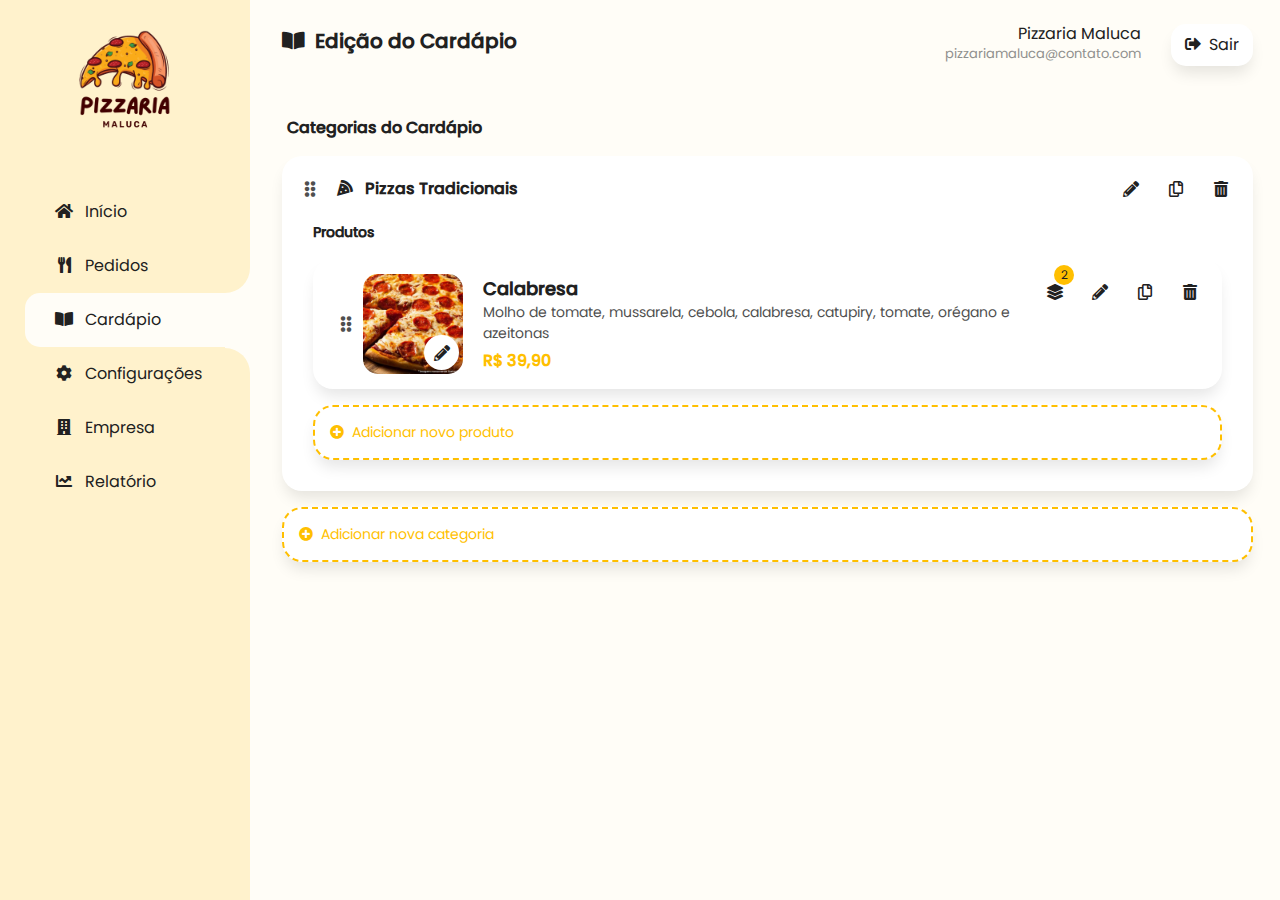
<file: painel/cardapio.html>
<!DOCTYPE html>
<html lang="en">
<head>
    <meta charset="UTF-8">
    <meta name="viewport" content="width=device-width, initial-scale=1.0">
    <title>Painel - Pizzaria Maluca</title>

    <link rel="stylesheet" href="../css/bootstrap.min.css" />
    <link rel="stylesheet" href="../css/fontawesome.css" />
    <link rel="stylesheet" href="../css/animate.css" />
    <link rel="stylesheet" href="../css/main.css" />
    <link rel="stylesheet" href="./css/painel.css" />

</head>
<body>

    <section class="bg-menu">

        <div class="menu-left">

            <div class="logo">
                <img src="../img/logo.png" width="100" />
            </div>

            <div class="menus">

                <a href="./home.html" class="menu-item">
                    <i class="fas fa-home"></i> Início
                </a>

                <a href="./pedidos.html" class="menu-item">
                    <i class="fas fa-utensils"></i> Pedidos
                </a>

                <a href="./cardapio.html" class="menu-item active">
                    <i class="fas fa-book-open"></i> Cardápio
                </a>

                <a href="./configuracoes.html" class="menu-item">
                    <i class="fas fa-cog"></i> Configurações
                </a>

                <a href="./empresa.html" class="menu-item">
                    <i class="fas fa-building"></i> Empresa
                </a>

                <a href="./relatorio.html" class="menu-item">
                    <i class="fas fa-chart-line"></i> Relatório
                </a>

            </div>

        </div>

        <div class="conteudo">

            <div class="menu-top">
                <div class="container">
                    <div class="row">
                        <div class="col-12 d-flex align-items-center mt-4">

                            <h1 class="title-page">
                                <b>
                                    <i class="fas fa-book-open"></i>&nbsp; Edição do Cardápio
                                </b>
                            </h1>

                            <div class="container-right">
                                <div class="container-dados">
                                    <p>Pizzaria Maluca</p>
                                    <span>pizzariamaluca@contato.com</span>
                                </div>
                                <a href="#" class="btn btn-white btn-sm">
                                    <i class="fas fa-sign-out-alt"></i>&nbsp; Sair
                                </a>
                            </div>

                        </div>
                    </div>
                </div>
            </div>

            <div class="conteudo-inner">
                <div class="container">
                    <div class="row">

                        <div class="col-12" id="categorias">

                            <div class="container-group mb-5">

                                <p class="title-categoria mb-0"><b>Categorias do Cardápio</b></p>

                                <div class="accordion" id="categoriasMenu">

                                    <div class="card mt-3">

                                        <div class="card-drag" id="headingOne">

                                            <div class="drag-icon">
                                                <i class="fas fa-ellipsis-v"></i>
                                                <i class="fas fa-ellipsis-v"></i>
                                            </div>

                                            <div class="infos">
                                                <a href="#" class="name mb-0" data-bs-toggle="collapse" data-bs-target="#collapseOne" aria-expanded="true" aria-controls="collapseOne">
                                                    <span class="me-2"><i class="fas fa-pizza-slice"></i></span>
                                                    <b>Pizzas Tradicionais</b>
                                                </a>
                                            </div>

                                            <div class="actions">
                                                <a href="#" class="icon-action">
                                                    <i class="fas fa-pencil-alt"></i>
                                                </a>
                                                <a href="#" class="icon-action">
                                                    <i class="far fa-copy"></i>
                                                </a>
                                                <a href="#" class="icon-action">
                                                    <i class="fas fa-trash-alt"></i>
                                                </a>
                                            </div>

                                        </div>

                                        <div id="collapseOne" class="collapse show" data-parent="#categoriasMenu">
                                            <div class="card-body">

                                                <p class="title-produtos mb-0"><b>Produtos</b></p>

                                                <div class="lista-produtos" id="listaProdutos-one">

                                                    <div class="card mt-3 pl-0">
                                                        <div class="d-flex">
                                                            <div class="drag-icon-produto">
                                                                <i class="fas fa-ellipsis-v"></i>
                                                                <i class="fas fa-ellipsis-v"></i>
                                                            </div>
                                                            <div class="container-img-produto" style="background-image: url('../img/calabresa.jpg'); background-size: cover;">
                                                                <a href="#" class="icon-action me-1 mb-1">
                                                                    <i class="fas fa-pencil-alt"></i>
                                                                </a>
                                                            </div>
                                                            <div class="infos-produto">
                                                                <p class="name"><b>Calabresa</b></p>
                                                                <p class="description">Molho de tomate, mussarela, cebola, calabresa, catupiry, tomate, orégano e azeitonas</p>
                                                                <p class="price"><b>R$ 39,90</b></p>
                                                            </div>
                                                            <div class="actions">
                                                                <a href="#" class="icon-action">
                                                                    <span class="badge-adicionais">2</span>
                                                                    <i class="fas fa-layer-group"></i>
                                                                </a>
                                                                <a href="#" class="icon-action">
                                                                    <i class="fas fa-pencil-alt"></i>
                                                                </a>
                                                                <a href="#" class="icon-action">
                                                                    <i class="far fa-copy"></i>
                                                                </a>
                                                                <a href="#" class="icon-action">
                                                                    <i class="fas fa-trash-alt"></i>
                                                                </a>
                                                            </div>
                                                        </div>
                                                    </div>

                                                </div>

                                                <div class="card card-select mt-3">
                                                    <div class="infos-produto-opcional">
                                                        <p class="mb-0 color-primary">
                                                            <i class="fas fa-plus-circle"></i>&nbsp; Adicionar novo produto
                                                        </p>
                                                    </div>
                                                </div>

                                            </div>
                                        </div>

                                    </div>

                                </div>

                                <div class="card card-select mt-3">
                                    <div class="infos-produto-opcional">
                                        <p class="mb-0 color-primary">
                                            <i class="fas fa-plus-circle"></i>&nbsp; Adicionar nova categoria
                                        </p>
                                    </div>
                                </div>

                            </div>

                        </div>
                        
                    </div>
                </div>       
            </div>

        </div>

    </section>

    <script type="text/javascript" src="../js/jquery.min.js"></script>
    <script type="text/javascript" src="../js/jquery-ui.js"></script>
    <script type="text/javascript" src="../js/bootstrap.bundle.min.js"></script>

</body>
</html>
</file>
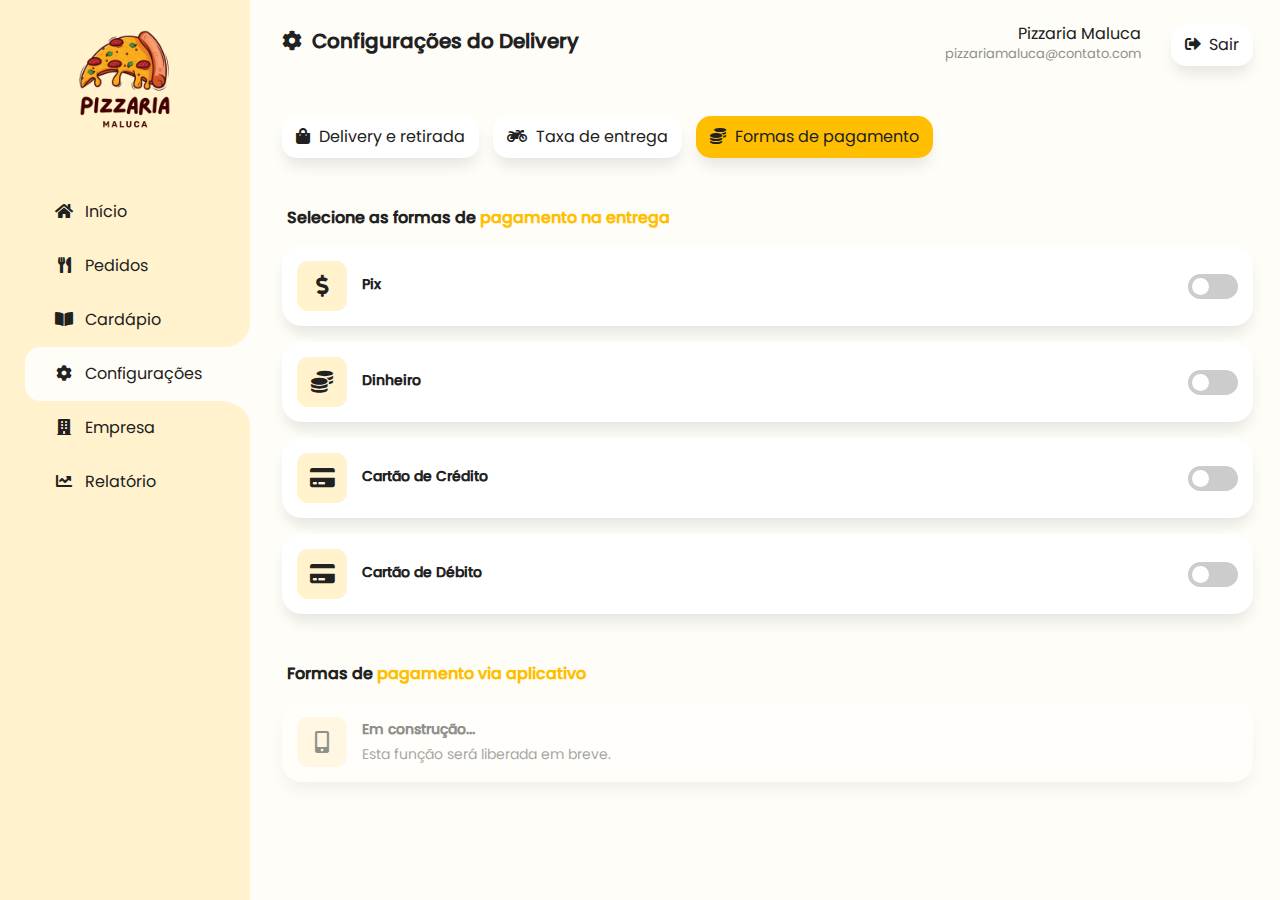
<file: painel/configuracoes.html>
<!DOCTYPE html>
<html lang="en">
<head>
    <meta charset="UTF-8">
    <meta name="viewport" content="width=device-width, initial-scale=1.0">
    <title>Painel - Pizzaria Maluca</title>

    <link rel="stylesheet" href="../css/bootstrap.min.css" />
    <link rel="stylesheet" href="../css/fontawesome.css" />
    <link rel="stylesheet" href="../css/animate.css" />
    <link rel="stylesheet" href="../css/main.css" />
    <link rel="stylesheet" href="./css/painel.css" />

</head>
<body>

    <section class="bg-menu">

        <div class="menu-left">

            <div class="logo">
                <img src="../img/logo.png" width="100" />
            </div>

            <div class="menus">

                <a href="./home.html" class="menu-item">
                    <i class="fas fa-home"></i> Início
                </a>

                <a href="./pedidos.html" class="menu-item">
                    <i class="fas fa-utensils"></i> Pedidos
                </a>

                <a href="./cardapio.html" class="menu-item">
                    <i class="fas fa-book-open"></i> Cardápio
                </a>

                <a href="./configuracoes.html" class="menu-item active">
                    <i class="fas fa-cog"></i> Configurações
                </a>

                <a href="./empresa.html" class="menu-item">
                    <i class="fas fa-building"></i> Empresa
                </a>

                <a href="./relatorio.html" class="menu-item">
                    <i class="fas fa-chart-line"></i> Relatório
                </a>

            </div>

        </div>

        <div class="conteudo">

            <div class="menu-top">
                <div class="container">
                    <div class="row">
                        <div class="col-12 d-flex align-items-center mt-4">

                            <h1 class="title-page">
                                <b>
                                    <i class="fas fa-cog"></i>&nbsp; Configurações do Delivery
                                </b>
                            </h1>

                            <div class="container-right">
                                <div class="container-dados">
                                    <p>Pizzaria Maluca</p>
                                    <span>pizzariamaluca@contato.com</span>
                                </div>
                                <a href="#" class="btn btn-white btn-sm">
                                    <i class="fas fa-sign-out-alt"></i>&nbsp; Sair
                                </a>
                            </div>

                        </div>
                    </div>
                </div>
            </div>

            <div class="conteudo-inner">
                <div class="container">
                    <div class="row">

                        <div class="col-12">

                            <div class="menus-config">
                                <a href="#" class="btn btn-white btn-sm">
                                    <i class="fas fa-shopping-bag"></i> Delivery e retirada
                                </a>
                                <a href="#" class="btn btn-white btn-sm">
                                    <i class="fas fa-motorcycle"></i> Taxa de entrega
                                </a>
                                <a href="#" class="btn btn-white btn-sm active">
                                    <i class="fas fa-coins"></i> Formas de pagamento
                                </a>
                            </div>

                        </div>

                        <div class="col-12 mt-5 hidden" id="delivery-retirada">

                            <p class="title-categoria mb-0">
                                <b>Selecione as opções de entrega da sua loja</b>
                            </p>

                            <div class="container-group mb-3">                              
                                <div class="card card-address cursor-default mt-3">
                                    <div class="img-icon-details">
                                        <i class="fas fa-box"></i>
                                    </div>
                                    <div class="infos config">
                                        <p class="name mb-1"><b>Retirada</b></p>
                                        <label class="switch">
                                            <input type="checkbox" />
                                            <span class="slider round"></span>
                                            <span class="text mb-0">Desligado</span>
                                        </label>
                                    </div>
                                    <div class="tempo disabled">
                                        <div class="form-group">
                                            <label><b>Tempo mínimo retirada (min)</b></label>
                                            <input type="number" class="form-control" placeholder="20" disabled/>
                                        </div>
                                        <div class="form-group">
                                            <label><b>Tempo máximo retirada (min)</b></label>
                                            <input type="number" class="form-control" placeholder="20" disabled/>
                                        </div>
                                    </div>
                                    <a class="btn btn-yellow btn-sm ms-4 disabled">
                                        <i class="fas fa-check"></i>&nbsp; Salvar
                                    </a>
                                </div>
                            </div>

                            <div class="container-group mb-3">                              
                                <div class="card card-address cursor-default mt-3">
                                    <div class="img-icon-details">
                                        <i class="fas fa-motorcycle"></i>
                                    </div>
                                    <div class="infos config">
                                        <p class="name mb-1"><b>Delivery</b></p>
                                        <label class="switch">
                                            <input type="checkbox" checked />
                                            <span class="slider round"></span>
                                            <span class="text mb-0">Ligado</span>
                                        </label>
                                    </div>
                                </div>
                            </div>

                        </div>

                        <div class="col-12 mt-5 hidden" id="taxa-entrega">

                            <p class="title-categoria mb-0">
                                <b>Selecione as opções de taxas de entrega</b>
                            </p>

                            <div class="container-group inline mb-3">

                                <div class="card mt-3">
                                    <div class="group-select">
                                        <div class="checks">
                                            <label class="container-check">
                                                <input type="checkbox" />
                                                <span class="checkmark"></span>
                                                Sem taxa
                                            </label>
                                        </div>
                                    </div>
                                </div>

                                <div class="card mt-3">
                                    <div class="group-select">
                                        <div class="checks">
                                            <label class="container-check">
                                                <input type="checkbox" />
                                                <span class="checkmark"></span>
                                                Taxa única
                                            </label>
                                        </div>
                                    </div>
                                </div>

                                <div class="card mt-3">
                                    <div class="group-select">
                                        <div class="checks">
                                            <label class="container-check">
                                                <input type="checkbox" />
                                                <span class="checkmark"></span>
                                                Taxa por distância
                                            </label>
                                        </div>
                                    </div>
                                </div>



                            </div>

                            <div class="container-group mb-3 hidden" id="container-sem-taxa">
                                <div class="card card-address cursor-default mt-4">
                                    <div class="infos">
                                        <p class="name mb-0"><b>Nenhuma taxa será cobrada na entrega.</b></p>
                                    </div>
                                </div>
                            </div>

                            <div class="container-group mb-3 hidden" id="container-taxa-unica">
                                <div class="card card-address cursor-default mt-4 pb-4 justify-content-start">

                                    <div class="tempo">
                                        <div class="form-group form-sm">
                                            <label><b>Taxa (R$)</b></label>
                                            <input type="text" class="form-control" placeholder="R$ 20,00" />
                                        </div>
                                        <div class="form-group me-3">
                                            <label><b>Tempo mínimo entrega (min)</b></label>
                                            <input type="text" class="form-control" placeholder="30" />
                                        </div>
                                        <div class="form-group">
                                            <label><b>Tempo máximo entrega (min)</b></label>
                                            <input type="text" class="form-control" placeholder="60" />
                                        </div>
                                    </div>
                                    <a class="btn btn-yellow btn-sm ms-4">
                                        <i class="fas fa-check"></i>&nbsp; Salvar Alterações
                                    </a>

                                </div>
                            </div>

                            <div class="container-group mb-3" id="container-taxa-distancia">

                                <div class="card card-address cursor-default mt-4 pb-4 ps-4 justify-content-start">

                                    <div class="tempo">
                                        <div class="form-group form-sm">
                                            <label><b>Distância (km)</b></label>
                                            <input type="text" class="form-control" placeholder="5" />
                                        </div>
                                        <div class="form-group form-sm">
                                            <label><b>Taxa (R$)</b></label>
                                            <input type="text" class="form-control" placeholder="R$ 20,00" />
                                        </div>
                                        <div class="form-group me-3">
                                            <label><b>Tempo mínimo entrega (min)</b></label>
                                            <input type="text" class="form-control" placeholder="30" />
                                        </div>
                                        <div class="form-group">
                                            <label><b>Tempo máximo entrega (min)</b></label>
                                            <input type="text" class="form-control" placeholder="60" />
                                        </div>
                                    </div>

                                    <a class="btn btn-yellow btn-sm ms-4">
                                        <i class="fas fa-plus"></i>&nbsp; Adicionar
                                    </a>

                                </div>

                                <p class="title-categoria mb-0 mt-5">
                                    <b>Lista das taxas cadastradas:</b>
                                </p>

                                <div class="card mt-3">

                                    <table class="table table-hover">
                                        <thead>
                                            <tr>
                                                <th><b>Distância (km)</b></th>
                                                <th><b>Taxa (R$)</b></th>
                                                <th><b>Tempo de entrega (min)</b></th>
                                                <th><b>Status</b></th>
                                                <th><b>Ações</b></th>
                                            </tr>
                                        </thead>
                                        <tbody>
                                            <tr>
                                                <td>Até 5km</td>
                                                <td>R$ 5,00</td>
                                                <td>de 60 a 90 min</td>
                                                <td>
                                                    <span class="badge badge-success">Ativado</span>
                                                </td>
                                                <td>
                                                    <div class="dropdown">
                                                        <button class="btn btn-white btn-sm" type="button" data-bs-toggle="dropdown" aria-expanded="false">
                                                            <i class="fas fa-ellipsis-v"></i>
                                                        </button>
                                                        <div class="dropdown-menu">
                                                            <a class="dropdown-item" href="#">
                                                                <i class="fas fa-check"></i>&nbsp; <b>Ativar</b>
                                                            </a>
                                                            <a class="dropdown-item color-red" href="#">
                                                                <i class="fas fa-trash-alt"></i>&nbsp; <b>Remover</b>
                                                            </a>
                                                        </div>
                                                    </div>
                                                </td>
                                            </tr>
                                            <tr>
                                                <td>Até 5km</td>
                                                <td>R$ 5,00</td>
                                                <td>de 60 a 90 min</td>
                                                <td>
                                                    <span class="badge badge-danger">Desativado</span>
                                                </td>
                                                <td>
                                                    <div class="dropdown">
                                                        <button class="btn btn-white btn-sm" type="button" data-bs-toggle="dropdown" aria-expanded="false">
                                                            <i class="fas fa-ellipsis-v"></i>
                                                        </button>
                                                        <div class="dropdown-menu">
                                                            <a class="dropdown-item" href="#">
                                                                <i class="fas fa-check"></i>&nbsp; <b>Ativar</b>
                                                            </a>
                                                            <a class="dropdown-item color-red" href="#">
                                                                <i class="fas fa-trash-alt"></i>&nbsp; <b>Remover</b>
                                                            </a>
                                                        </div>
                                                    </div>
                                                </td>
                                            </tr>
                                        </tbody>
                                    </table>

                                </div>

                            </div>

                        </div>

                        <div class="col-12 mt-5" id="forma-pagamento">

                            <p class="title-categoria mb-0">
                                <b>Selecione as formas de <b class="color-primary">pagamento na entrega</b></b>
                            </p>

                            <div class="container-group mb-3">
                                <div class="card card-address cursor-default mt-3">
                                    <div class="img-icon-details">
                                        <i class="fas fa-dollar-sign"></i>
                                    </div>
                                    <div class="infos">
                                        <p class="name mb-1"><b>Pix</b></p>
                                    </div>
                                    <label class="switch">
                                        <input type="checkbox" />
                                        <span class="slider round"></span>
                                    </label>
                                </div>
                            </div>

                            <div class="container-group mb-3">
                                <div class="card card-address cursor-default mt-3">
                                    <div class="img-icon-details">
                                        <i class="fas fa-coins"></i>
                                    </div>
                                    <div class="infos">
                                        <p class="name mb-1"><b>Dinheiro</b></p>
                                    </div>
                                    <label class="switch">
                                        <input type="checkbox" />
                                        <span class="slider round"></span>
                                    </label>
                                </div>
                            </div>

                            <div class="container-group mb-3">
                                <div class="card card-address cursor-default mt-3">
                                    <div class="img-icon-details">
                                        <i class="fas fa-credit-card"></i>
                                    </div>
                                    <div class="infos">
                                        <p class="name mb-1"><b>Cartão de Crédito</b></p>
                                    </div>
                                    <label class="switch">
                                        <input type="checkbox" />
                                        <span class="slider round"></span>
                                    </label>
                                </div>
                            </div>

                            <div class="container-group mb-3">
                                <div class="card card-address cursor-default mt-3">
                                    <div class="img-icon-details">
                                        <i class="fas fa-credit-card"></i>
                                    </div>
                                    <div class="infos">
                                        <p class="name mb-1"><b>Cartão de Débito</b></p>
                                    </div>
                                    <label class="switch">
                                        <input type="checkbox" />
                                        <span class="slider round"></span>
                                    </label>
                                </div>
                            </div>

                            <p class="title-categoria mb-0 mt-5">
                                <b>Formas de <b class="color-primary">pagamento via aplicativo</b></b>
                            </p>

                            <div class="container-group mb-3 opacity-05">
                                <div class="card card-address cursor-default mt-3">
                                    <div class="img-icon-details">
                                        <i class="fas fa-mobile-alt"></i>
                                    </div>
                                    <div class="infos">
                                        <p class="name mb-1"><b>Em construção...</b></p>
                                        <span class="text mb-0">Esta função será liberada em breve.</span>
                                    </div>
                                </div>
                            </div>

                        </div>
                       
                    </div>
                </div>       
            </div>

        </div>

    </section>

    <script type="text/javascript" src="../js/bootstrap.bundle.min.js"></script>

</body>
</html>
</file>
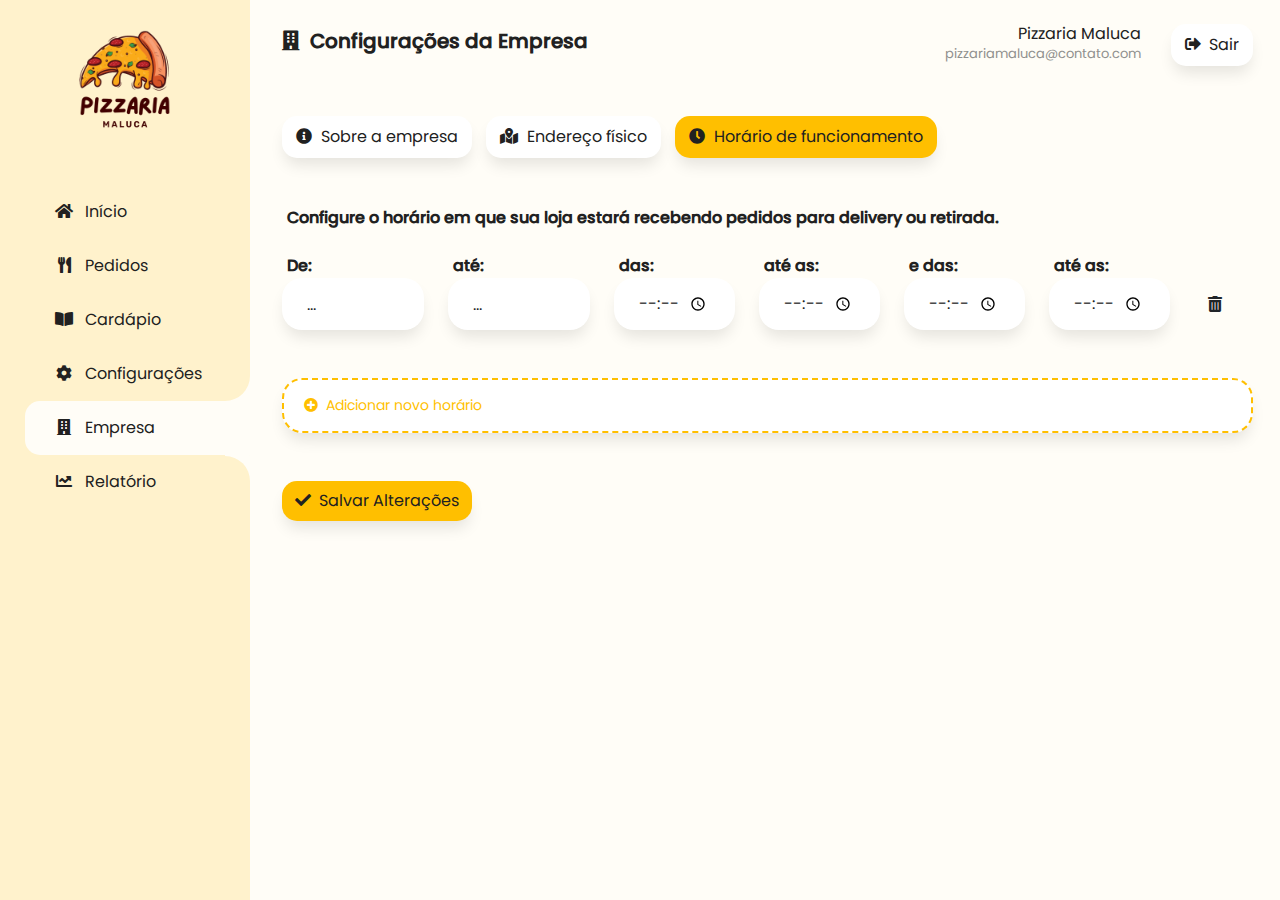
<file: painel/empresa.html>
<!DOCTYPE html>
<html lang="en">
<head>
    <meta charset="UTF-8">
    <meta name="viewport" content="width=device-width, initial-scale=1.0">
    <title>Painel - Pizzaria Maluca</title>

    <link rel="stylesheet" href="../css/bootstrap.min.css" />
    <link rel="stylesheet" href="../css/fontawesome.css" />
    <link rel="stylesheet" href="../css/animate.css" />
    <link rel="stylesheet" href="../css/main.css" />
    <link rel="stylesheet" href="./css/painel.css" />

</head>
<body>

    <section class="bg-menu">

        <div class="menu-left">

            <div class="logo">
                <img src="../img/logo.png" width="100" />
            </div>

            <div class="menus">

                <a href="./home.html" class="menu-item">
                    <i class="fas fa-home"></i> Início
                </a>

                <a href="./pedidos.html" class="menu-item">
                    <i class="fas fa-utensils"></i> Pedidos
                </a>

                <a href="./cardapio.html" class="menu-item">
                    <i class="fas fa-book-open"></i> Cardápio
                </a>

                <a href="./configuracoes.html" class="menu-item">
                    <i class="fas fa-cog"></i> Configurações
                </a>

                <a href="./empresa.html" class="menu-item active">
                    <i class="fas fa-building"></i> Empresa
                </a>

                <a href="./relatorio.html" class="menu-item">
                    <i class="fas fa-chart-line"></i> Relatório
                </a>

            </div>

        </div>

        <div class="conteudo">

            <div class="menu-top">
                <div class="container">
                    <div class="row">
                        <div class="col-12 d-flex align-items-center mt-4">

                            <h1 class="title-page">
                                <b>
                                    <i class="fas fa-building"></i>&nbsp; Configurações da Empresa
                                </b>
                            </h1>

                            <div class="container-right">
                                <div class="container-dados">
                                    <p>Pizzaria Maluca</p>
                                    <span>pizzariamaluca@contato.com</span>
                                </div>
                                <a href="#" class="btn btn-white btn-sm">
                                    <i class="fas fa-sign-out-alt"></i>&nbsp; Sair
                                </a>
                            </div>

                        </div>
                    </div>
                </div>
            </div>

            <div class="conteudo-inner">
                <div class="container">
                    <div class="row">

                        <div class="col-12">

                            <div class="menus-config">
                                <a href="#" class="btn btn-white btn-sm">
                                    <i class="fas fa-info-circle"></i> Sobre a empresa
                                </a>
                                <a href="#" class="btn btn-white btn-sm">
                                    <i class="fas fa-map-marked-alt"></i> Endereço físico
                                </a>
                                <a href="#" class="btn btn-white btn-sm active">
                                    <i class="fas fa-clock"></i> Horário de funcionamento
                                </a>
                            </div>

                        </div>

                        <div class="col-12 mt-5 hidden" id="sobre">

                            <div class="d-flex">
                                <div class="logo-empresa">
                                    <div class="container-img-sobre" style="background-image: url('../img/logo.png'); background-size: 70%;">
                                        <a href="#" class="icon-action me-1 mb-1" data-bs-toggle="tooltip" data-bs-placement="top" title="Editar">
                                            <i class="fas fa-pencil-alt"></i>
                                        </a>
                                    </div>
                                </div>
                                <div class="detalhes-empresa">

                                    <p class="title-categoria mb-0">
                                        <b>Nome da empresa:</b>
                                    </p>

                                    <div class="form-group mt-2">
                                        <input type="text" class="form-control" />
                                    </div>

                                    <p class="title-categoria mb-0 mt-4">
                                        <b>Sobre da empresa:</b>
                                    </p>

                                    <div class="form-group mt-2">
                                        <textarea class="form-control"></textarea>
                                    </div>

                                    <a class="btn btn-yellow btn-sm mt-5">
                                        <i class="fas fa-check"></i>&nbsp; Salvar Alterações
                                    </a>

                                </div>
                            </div>

                        </div>

                        <div class="col-12 mt-5 hidden" id="endereco">

                            <div class="row">

                                <div class="col-3">
                                    <div class="form-group container-cep">
                                        <p class="title-categoria mb-0"><b>CEP:</b></p>
                                        <input type="text" class="form-control" />
                                        <a class="btn btn-yellow btn-sm">
                                            <i class="fa fa-search"></i>
                                        </a>
                                    </div>
                                </div>

                                <div class="col-9"></div>

                                <div class="col-6">
                                    <div class="form-group">
                                        <p class="title-categoria mb-0 mt-4"><b>Endereço:</b></p>
                                        <input type="text" class="form-control" />
                                    </div>
                                </div>

                                <div class="col-4">
                                    <div class="form-group">
                                        <p class="title-categoria mb-0 mt-4"><b>Bairro:</b></p>
                                        <input type="text" class="form-control" />
                                    </div>
                                </div>

                                <div class="col-2">
                                    <div class="form-group">
                                        <p class="title-categoria mb-0 mt-4"><b>Número:</b></p>
                                        <input type="text" class="form-control" />
                                    </div>
                                </div>

                                <div class="col-6">
                                    <div class="form-group">
                                        <p class="title-categoria mb-0 mt-4"><b>Cidade:</b></p>
                                        <input type="text" class="form-control" />
                                    </div>
                                </div>

                                <div class="col-4">
                                    <div class="form-group">
                                        <p class="title-categoria mb-0 mt-4"><b>Complemento:</b></p>
                                        <input type="text" class="form-control" />
                                    </div>
                                </div>

                                <div class="col-2">
                                    <div class="form-group">
                                        <p class="title-categoria mb-0 mt-4"><b>UF:</b></p>
                                        <select class="form-control">
                                            <option value="-1">...</option>
                                            <option value="AC">AC</option>
                                            <option value="AL">AL</option>
                                            <option value="AP">AP</option>
                                            <option value="AM">AM</option>
                                            <option value="BA">BA</option>
                                            <option value="CE">CE</option>
                                            <option value="DF">DF</option>
                                            <option value="ES">ES</option>
                                            <option value="GO">GO</option>
                                            <option value="MA">MA</option>
                                            <option value="MT">MT</option>
                                            <option value="MS">MS</option>
                                            <option value="MG">MG</option>
                                            <option value="PA">PA</option>
                                            <option value="PB">PB</option>
                                            <option value="PR">PR</option>
                                            <option value="PE">PE</option>
                                            <option value="PI">PI</option>
                                            <option value="RJ">RJ</option>
                                            <option value="RN">RN</option>
                                            <option value="RS">RS</option>
                                            <option value="RO">RO</option>
                                            <option value="RR">RR</option>
                                            <option value="SC">SC</option>
                                            <option value="SP">SP</option>
                                            <option value="SE">SE</option>
                                            <option value="TO">TO</option>
                                        </select>
                                    </div>
                                </div>

                            </div>

                            <a class="btn btn-yellow btn-sm mt-5">
                                <i class="fas fa-check"></i>&nbsp; Salvar Alterações
                            </a>

                        </div>

                        <div class="col-12 mt-5" id="horario">

                            <p class="title-categoria mb-0 mb-4">
                                <b>Configure o horário em que sua loja estará recebendo pedidos para delivery ou retirada.</b>
                            </p>

                            <div class="row horario mb-4">

                                <div class="col-2">
                                    <div class="form-group">
                                        <p class="title-categoria mb-0"><b>De:</b></p>
                                        <select class="form-control">
                                            <option value="-1">...</option>
                                            <option value="0">Domingo</option>
                                            <option value="1">Segunda</option>
                                            <option value="2">Terça</option>
                                            <option value="3">Quarta</option>
                                            <option value="4">Quinta</option>
                                            <option value="5">Sexta</option>
                                            <option value="6">Sábado</option>
                                        </select>
                                    </div>
                                </div>

                                <div class="col-2">
                                    <div class="form-group">
                                        <p class="title-categoria mb-0"><b>até:</b></p>
                                        <select class="form-control">
                                            <option value="-1">...</option>
                                            <option value="0">Domingo</option>
                                            <option value="1">Segunda</option>
                                            <option value="2">Terça</option>
                                            <option value="3">Quarta</option>
                                            <option value="4">Quinta</option>
                                            <option value="5">Sexta</option>
                                            <option value="6">Sábado</option>
                                        </select>
                                    </div>
                                </div>

                                <div class="col-7">
                                    <div class="row">

                                        <div class="col-3">
                                            <div class="form-group">
                                                <p class="title-categoria mb-0"><b>das:</b></p>
                                                <input type="time" class="form-control" />
                                            </div>
                                        </div>

                                        <div class="col-3">
                                            <div class="form-group">
                                                <p class="title-categoria mb-0"><b>até as:</b></p>
                                                <input type="time" class="form-control" />
                                            </div>
                                        </div>

                                        <div class="col-3">
                                            <div class="form-group">
                                                <p class="title-categoria mb-0"><b>e das:</b></p>
                                                <input type="time" class="form-control" />
                                            </div>
                                        </div>

                                        <div class="col-3">
                                            <div class="form-group">
                                                <p class="title-categoria mb-0"><b>até as:</b></p>
                                                <input type="time" class="form-control" />
                                            </div>
                                        </div>

                                    </div>
                                </div>

                                <div class="col-1">
                                    <a href="#" class="btn btn-red btn-sm">
                                        <i class="fas fa-trash-alt"></i>
                                    </a>
                                </div>

                            </div>

                            <div class="card card-select mt-5">
                                <div class="infos-produto-opcional">
                                    <p class="mb-0 color-primary">
                                        <i class="fas fa-plus-circle"></i>&nbsp; Adicionar novo horário
                                    </p>
                                </div>
                            </div>

                            <a class="btn btn-yellow btn-sm mt-5">
                                <i class="fas fa-check"></i>&nbsp; Salvar Alterações
                            </a>

                        </div>
                       
                    </div>
                </div>       
            </div>

        </div>

    </section>

    <script type="text/javascript" src="../js/bootstrap.bundle.min.js"></script>

</body>
</html>
</file>
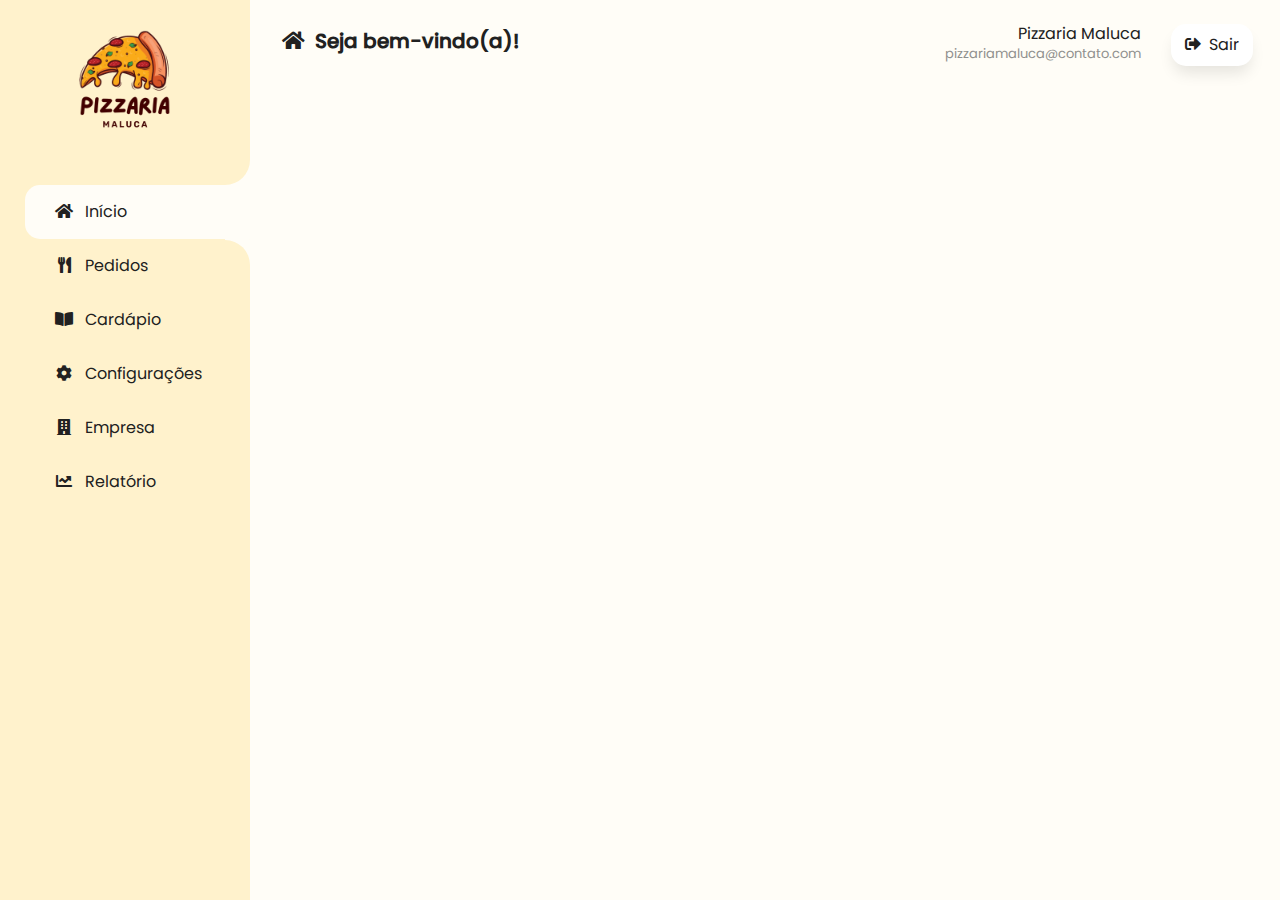
<file: painel/home.html>
<!DOCTYPE html>
<html lang="en">
<head>
    <meta charset="UTF-8">
    <meta name="viewport" content="width=device-width, initial-scale=1.0">
    <title>Painel - Pizzaria Maluca</title>

    <link rel="stylesheet" href="../css/bootstrap.min.css" />
    <link rel="stylesheet" href="../css/fontawesome.css" />
    <link rel="stylesheet" href="../css/animate.css" />
    <link rel="stylesheet" href="../css/main.css" />
    <link rel="stylesheet" href="./css/painel.css" />

</head>
<body>

    <section class="bg-menu">

        <div class="menu-left">

            <div class="logo">
                <img src="../img/logo.png" width="100" />
            </div>

            <div class="menus">

                <a href="./home.html" class="menu-item active">
                    <i class="fas fa-home"></i> Início
                </a>

                <a href="./pedidos.html" class="menu-item">
                    <i class="fas fa-utensils"></i> Pedidos
                </a>

                <a href="./cardapio.html" class="menu-item">
                    <i class="fas fa-book-open"></i> Cardápio
                </a>

                <a href="./configuracoes.html" class="menu-item">
                    <i class="fas fa-cog"></i> Configurações
                </a>

                <a href="./empresa.html" class="menu-item">
                    <i class="fas fa-building"></i> Empresa
                </a>

                <a href="./relatorio.html" class="menu-item">
                    <i class="fas fa-chart-line"></i> Relatório
                </a>

            </div>

        </div>

        <div class="conteudo">

            <div class="menu-top">
                <div class="container">
                    <div class="row">
                        <div class="col-12 d-flex align-items-center mt-4">

                            <h1 class="title-page">
                                <b>
                                    <i class="fas fa-home"></i>&nbsp; Seja bem-vindo(a)!
                                </b>
                            </h1>

                            <div class="container-right">
                                <div class="container-dados">
                                    <p>Pizzaria Maluca</p>
                                    <span>pizzariamaluca@contato.com</span>
                                </div>
                                <a href="#" class="btn btn-white btn-sm">
                                    <i class="fas fa-sign-out-alt"></i>&nbsp; Sair
                                </a>
                            </div>

                        </div>
                    </div>
                </div>
            </div>

            <div class="conteudo-inner">
                                    
            </div>

        </div>

    </section>

</body>
</html>
</file>
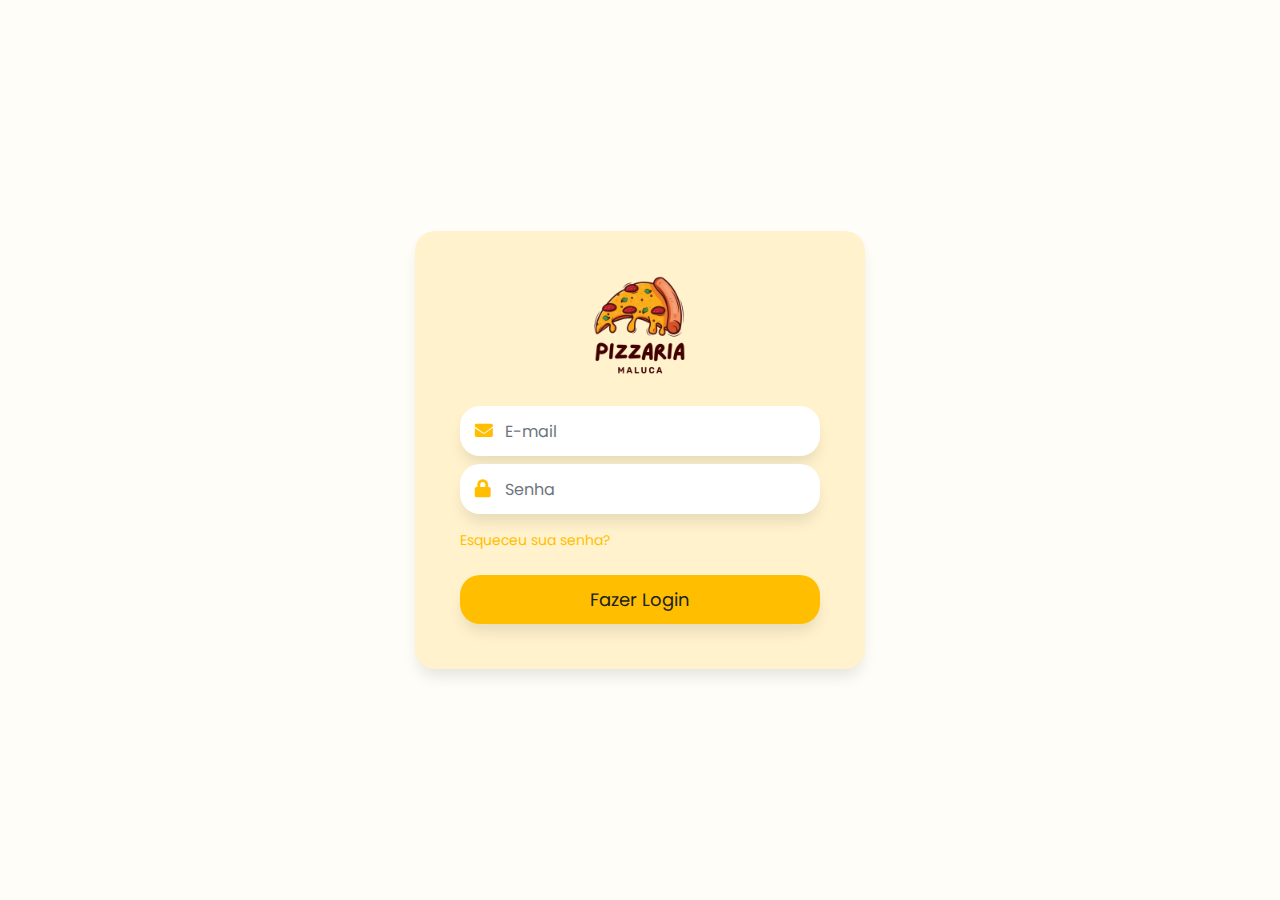
<file: painel/login.html>
<!DOCTYPE html>
<html lang="en">
<head>
    <meta charset="UTF-8">
    <meta name="viewport" content="width=device-width, initial-scale=1.0">
    <title>Painel - Pizzaria Maluca</title>

    <link rel="stylesheet" href="../css/bootstrap.min.css" />
    <link rel="stylesheet" href="../css/fontawesome.css" />
    <link rel="stylesheet" href="../css/animate.css" />
    <link rel="stylesheet" href="../css/main.css" />
    <link rel="stylesheet" href="./css/painel.css" />

</head>
<body>

    <section class="login">

        <div class="card card-login">

            <img src="../img/logo.png" width="100" />

            <div class="form-group mb-2">
                <span class="icon-form">
                    <i class="fas fa-envelope"></i>
                </span>
                <input type="email" class="form-control" placeholder="E-mail" />
            </div>

            <div class="form-group mb-3">
                <span class="icon-form">
                    <i class="fas fa-lock"></i>
                </span>
                <input type="password" class="form-control" placeholder="Senha" />
            </div>

            <a href="#" class="link">
                Esqueceu sua senha?
            </a>

            <a href="./home.html" class="btn btn-yellow btn-login mt-4">
                Fazer Login
            </a>

        </div>

    </section>


    <script type="text/javascript" src="../js/bootstrap.bundle.min.js"></script>
    
</body>
</html>
</file>
<file: css/main.css>
@font-face {
    font-family: 'PoppinsMedium';
    src: url('../fonts/Poppins-Medium.otf');
}

@font-face {
    font-family: 'PoppinsRegular';
    src: url('../fonts/Poppins-Regular.otf');
}

:root {
    --color-background: #fffdf7;
    --color-black: #212121;
    --color-text: #4f4f4f;
    --color-text-out: #90908e;
    --color-primary: #ffbf00;
    --color-primary-out: #ffda6f;
    --color-secondary: #fff2cc;
    --color-white: #ffffff;
    --color-red: #e74c3c;
    --color-green: #2ecc71;
    --color-separate: #cccccc;
    --color-input-out: #ececec;
}

html, body {
    font-family: 'PoppinsRegular', 'Rubik', sans-serif;
    background-color: var(--color-background);
    color: var(--color-text);
    font-size: 16px;
}

b {
    font-family: 'PoppinsMedium', 'Rubik', sans-serif;
}

.hidden {
    display: none!important;
}

.pr-0 {
    padding-right: 0px!important;
}

.bg-top {
    position: absolute;
    top: 0px;
    left: 0px;
    right: 0px;
    height: 110px;
    background-color: var(--color-secondary);
}

.width-fix {
    width: calc(100% - 20px);
    max-width: 800px;
    margin: 0px auto;
}

.card {
    border-radius: 20px;
    padding: 15px 20px;
    font-size: 20px;
    box-shadow: 0px 10px 15px -3px rgba(0, 0, 0, 0.1) !important;
    border: none !important;
}

.container-img {
    width: 60px;
    height: 60px;
    background-image: url('../img/logo.png');
    background-size: cover;
    background-position: center;
    background-repeat: no-repeat;
    margin-right: 20px;
    border-radius: 20px;
}

.infos {
    flex: 1;
    display: flex;
    flex-direction: column;
    justify-content: center;
}

.infos h1 {
    font-size: 18px;
    margin-bottom: 5px;
    color: var(--color-black);
}

.infos-sub {
    display: flex;
    justify-content: space-between;
    align-items: center;
}

.status-open {
    font-size: 14px;
    margin-bottom: 0px;
    color: var(--color-green);
}

.status-open.closed {
    color: var(--color-red);
}

.link {
    text-decoration: none !important;
    font-size: 14px;
    color: var(--color-primary) !important;
}

section.categoria {
    position: sticky;
    top: 0;
    left: 0;
    z-index: 100;
    background: var(--color-background);
    width: 100%;
    padding-top: 15px;
}

.container-menu {
    margin-bottom: 30px;
    overflow-x: auto;
    overflow-y: hidden;
    display: flex;
    padding-bottom: 5px;
    padding-top: 5px;
    padding-left: 10px;
}

.item-categoria {
    flex: none;
}

.btn-white {
    color: var(--color-black);
    background-color: var(--color-white);
    border-radius: 20px;
    padding: 15px 25px;
    font-size: 20px;
    box-shadow: 0px 10px 15px -3px rgba(0, 0, 0, 0.1);
}

.btn-yellow {
    border: none!important;
    background-color: var(--color-primary);
    color: var(--color-black)!important;
    border-radius: 20px;
    padding: 15px 25px;
    font-size: 20px;
    box-shadow: 0px 10px 15px -3px rgba(0, 0, 0, 0.1);
}

.btn-sm {
   padding: 8px 13px;
   border-radius: 15px;
   font-size: 16px;
}

.btn-white:hover, .btn-white.active {
    background-color: var(--color-primary);
}

.title-categoria {
    color: var(--color-black);
    margin-left: 5px;
}

.container-group .card {
    padding: 15px;
    cursor: pointer;
}

.container-img-produto {
    width: 100px;
    height: 100px;
    background-repeat: no-repeat;
    background-position: center;
    background-color: var(--color-secondary);
    border-radius: 15px;
    margin-right: 20px;
    flex: none;
}

.infos-produto {
    display: flex;
    flex-direction: column;
    justify-content: center;
}

.infos-produto .name {
    font-size: 18px;
    color: var(--color-black);
    margin-bottom: 0px;
}

.infos-produto .description {
    font-size: 14px;
    color: var(--color-text);
    margin-bottom: 5px;
}

.infos-produto .price {
    font-size: 16px;
    color: var(--color-primary);
    margin-bottom: 0px;
}

.menu-bottom {
    position: fixed;
    right: 0;
    left: 0;
    bottom: 10px;
    width: calc(100% - 20px);
    max-width: 800px;
    margin: 0 auto;
    border-radius: 50px;
    padding: 5px;
    font-size: 20px;
    box-shadow: 0px 10px 15px -3px rgba(0, 0, 0, 0.1);
    background-color: var(--color-secondary);
    border: 1px solid #ffe28c;
    display: flex;
    justify-content: space-around;
    align-items: center;
}

.menu-bottom-item {
    text-decoration: none!important;
    color: var(--color-text-out) !important;
    font-size: 14px;
    flex: 1;
    text-align: center;
    padding: 12px 15px;
}

.menu-bottom-item.active {
    color: var(--color-black)!important;
    font-weight: bold;
    box-shadow: 0px 10px 15px -3px rgba(0, 0, 0, 0.1);
    background-color: var(--color-primary);
    border-radius: 50px;
}

.badge-total-carrinho {
    width: 21px;
    height: 21px;
    background-color: var(--color-primary);
    color: var(--color-black);
    border-radius: 50px;
    font-size: 12px;
    font-weight: bold;
    display: inline-block;
    position: relative;
    padding-top: 2px;
    margin-right: 2px;
}

.menu-bottom.disabled {
    justify-content: center;
    padding: 15px;
    font-size: 18px;
}

/* Detalhes do produto */

.bg-top.details {
    height: 410px;
}

.container-voltar {
    width: 30px;
    height: 30px;
    display: flex;
    justify-content: center;
    align-items: center;
    text-decoration: none!important;
    font-size: 18px;
    color: var(--color-black)!important;
}

.container-imagem-produto {
    height: 240px;
    width: 100%;
    background-position: center;
    background-repeat: no-repeat;
    position: relative;
    border-radius: 20px;
    margin: 0 auto;
    margin-bottom: 10px;
}

.sub-title-categoria {
    color: var(--color-text);
    margin-left: 5px;
    font-size: 14px;
}

.card-opcionais {
    display: flex;
    flex-direction: row;
}

.infos-produto-opcional {
    flex: 1;
    display: flex;
    justify-content: space-between;
    font-size: 14px;
}

.infos-produto-opcional .name, .infos-produto-opcional .price {
    color: var(--color-black);
}

.opcionais .badge {
    float: right;
    background-color: var(--color-secondary);
    padding: 7px 12px;
    border-radius: 50px;
    color: var(--color-black);
    margin-top: 5px;
}

.checks {
    margin-left: 10px;
}

.container-check {
    display: block;
    position: relative;
    padding-left: 25px;
    margin-bottom: 12px;
    cursor: pointer;
    font-size: 22px;
    user-select: none;
    -webkit-user-select: none;
    -moz-user-select: none;
}

.container-check input {
    position: absolute;
    opacity: 0;
    cursor: pointer;
    height: 0;
    width: 0;
}

.checkmark {
    position: absolute;
    top: -2px;
    left: 0;
    height: 25px;
    width: 25px;
    border-radius: 50px;
    background-color: var(--color-input-out);
}

.container-check:hover input~.checkmark {
    background-color: var(--color-text-out);
}

.container-check input:checked~.checkmark {
    background-color: var(--color-primary);
}

.checkmark::after {
    content: "";
    position: absolute;
    display: none;
}

.container-check input:checked~.checkmark::after {
    display: block;
}

.container-check .checkmark::after {
    left: 9px;
    top: 7px;
    width: 6px;
    height: 10px;
    border: solid var(--color-white);
    transform: rotate(45deg);
    -webkit-transform: rotate(45deg);
    -ms-transform: rotate(45deg);
    border-width: 0 3px 3px 0;
}

.form-control {
    background-color: var(--color-white);
    color: var(--color-black)!important;
    border-radius: 20px;
    padding: 15px 25px;
    font-size: 16px;
    box-shadow: 0px 10px 15px -3px rgba(0, 0, 0, 0.1)!important;
    border: none!important;
    height: 50px;
}

textarea {
    height: 150px!important;
}

.menu-bottom.details {
    justify-content: space-between;
    padding: 8px 15px;
}

.add-carrinho {
    display: flex;
    text-align: center;
    height: 30px;
    justify-content: center;
    align-items: center;
}

.btn-menos, .btn-mais {
    color: var(--color-black);
    padding: 8px 12px;
    border-radius: 10px;
    font-size: 14px;
    cursor: pointer;
    background: var(--color-primary-out);
}

.add-numero-itens {
    color: var(--color-black);
    padding: 2px 15px;
    font-size: 18px;
}

/* Sobre a empresa */

.bg-top.sobre {
    height: 180px;
}

.title-sobre {
    margin-bottom: 20px!important;
    margin-top: 5px;
    margin-right: 100px;
}

.sobre {
    font-size: 14px;
    color: var(--color-text);
}

.container-img-sobre {
    position: absolute;
    right: 20px;
    margin-top: -50px;
    width: 90px;
    height: 90px;
    background-repeat: no-repeat;
    background-position: center;
    background-color: var(--color-white);
    border-radius: 15px;
    box-shadow: 0px 10px 15px -3px rgba(0, 0, 0, 0.1)!important;
}

.normal-text {
    font-size: 14px;
    color: var(--color-text);
}

.normal-text b {
    color: var(--color-black);
}

.btn-full {
    font-weight: bold;
    position: fixed;
    right: 0;
    left: 0;
    bottom: 10px;
    width: calc(100% - 20px);
    max-width: 800px;
    margin: 0 auto;
    border-radius: 20px;
    padding: 15px 25px;
    font-size: 18px;
    box-shadow: 0px 10px 15px -3px rgba(0, 0, 0, 0.1)!important;
    border: 1px solid #ffe28c;
    display: flex;
    justify-content: space-between;
    align-items: center;
}

.btn-full.voltar {
    justify-content: center;
}

/* Carrinho */

.bg-top.pedido {
    height: 180px;
}

.container-detalhes {
    display: flex;
}

.carrinho .detalhes-produto {
    flex: 1;
    display: flex;
    flex-direction: column;
    justify-content: center;
}

.carrinho .infos-produto {
    flex: 1;
    flex-direction: row;
    justify-content: space-between;
}

.carrinho .infos-produto .name {
    font-size: 16px;
}

.carrinho .infos-produto .price {
    font-size: 14px;
    color: var(--color-black);
}

.carrinho .infos-produto .name-opcional,
.carrinho .infos-produto .price-opcional,
.carrinho .infos-produto .obs-opcional {
    font-size: 14px;
    color: var(--color-text);
    margin-left: 10px;
}

.carrinho .infos-produto .obs-opcional {
    margin-right: 75px;
}

.detalhes-produto-edit {
    font-size: 14px;
    padding-left: 10px;
    padding-right: 10px;
    color: var(--color-primary);
    cursor: pointer;
}

.carrinho .infos-produto .name-total {
    font-size: 18px;
    color: var(--color-black);
}

.carrinho .infos-produto .price-total {
    font-size: 18px;
    color: var(--color-primary);
}

.card-select {
    border: 2px dashed var(--color-primary)!important;
    cursor: pointer;
}

.color-primary {
    color: var(--color-primary);
}

.card-address {
    cursor: pointer;
    display: flex;
    flex-direction: row;
    justify-content: center;
    align-items: center;
}

.img-icon-details {
    width: 50px;
    height: 50px;
    background-color: var(--color-secondary);
    color: var(--color-black);
    font-size: 22px;
    border-radius: 11px;
    display: flex;
    justify-content: center;
    align-items: center;
}

.card-address .infos {
    padding-left: 15px;
    padding-right: 15px;
    font-size: 14px;
}

.card-address .infos .name {
    color: var(--color-black);
}

.icon-edit {
    font-size: 16px;
    color: var(--color-primary);
}

/* Pedido */

.card-status-pedido {
    display: flex;
    flex-direction: row;
    justify-content: center;
    align-items: center;
    padding: 10px 15px;
}

.card-status-pedido .infos {
    padding-left: 15px;
    padding-right: 15px;
    font-size: 14px;
}

.card-status-pedido .infos .name {
    color: var(--color-black);
}

.detalhes-produto {
    flex: 1;
    padding-left: 5px;
}

.detalhes-produto-acoes {
    cursor: pointer;
    display: flex;
    align-items: center;
    flex-direction: column;
    font-size: 14px;
    padding: 5px 15px;
    border-right: 1px solid var(--color-separate);
    color: var(--color-black);
}

.detalhes-produto-acoes:last-child {
    border: none;
}

.detalhes-produto-acoes i {
    font-size: 18px;
}

.pedido .name-total {
    font-size: 14px;
    color: var(--color-black);
}

.pedido .price-total {
    font-size: 16px;
    color: var(--color-primary);
}

.card-status-pedido.active {
    background-color: var(--color-primary-out);
}

.card-status-pedido.pending {
    opacity: 0.3;
}

.card-status-pedido.pending .img-icon-details {
    width: 30px;
    height: 30px;
    font-size: 14px;
    border-radius: 8px;
}

.card-status-pedido.cancelado .img-icon-details {
    background-color: var(--color-red);
    color: var(--color-white);
}
</file>
<file: painel/css/painel.css>
/* Login */

.login {
    width: calc(100% - 20px);
    max-width: 450px;
    margin: 0 auto;
    display: flex;
    height: 100vh;
    justify-content: center;
    align-items: center;
}

.card-login {
    flex: 1;
    padding: 45px;
    background-color: var(--color-secondary);
}

.icon-form {
    position: absolute;
    margin-left: 15px;
    margin-top: 11px;
    color: var(--color-primary);
    font-size: 18px;
}

.card-login img {
    margin: 0 auto;
    margin-bottom: 30px;
}

.card-login input {
    padding-left: 45px;
}

.btn-login {
    padding: 11px;
    font-size: 18px;
}

/* Menu Left */

.menu-left {
    width: 250px;
    background-color: var(--color-secondary);
    position: fixed;
    left: 0;
    bottom: 0;
    top: 0;
    display: flex;
    flex-direction: column;
    padding-left: 25px;
}

.menu-left .menus {
    margin-top: 55px;
}

.menu-left .logo {
    text-align: center;
    margin-left: -25px;
    margin-top: 30px;
}

.menu-item {
    display: block;
    padding: 15px 30px;
    color: var(--color-black) !important;
    text-decoration: none !important;
}

.menu-item i {
    width: 18px;
    text-align: center;
    margin-right: 8px;
}

.menu-item.active {
    background-color: var(--color-background);
    border-top-left-radius: 15px;
    border-bottom-left-radius: 15px;
}

.menu-item.active::before {
    content: "";
    height: 50px;
    width: 25px;
    background-color: transparent;
    position: absolute;
    border-top-left-radius: 25px;
    box-shadow: 0 -25px 0 0 var(--color-background);
    right: 0;
    margin-top: -65px;
    rotate: 180deg;
}

.menu-item.active::after {
    content: "";
    height: 50px;
    width: 25px;
    background-color: transparent;
    position: absolute;
    border-top-right-radius: 25px;
    box-shadow: 0 -25px 0 0 var(--color-background);
    right: 0;
    margin-top: 40px;
}

/* Menu Topo */

h1.title-page {
    color: var(--color-black);
    font-size: 20px;
    flex: 1;
}

.container-right {
    display: flex;
    align-items: center;
}

.container-dados p {
    margin-bottom: 0;
    font-size: 16px;
    text-align: right;
    color: var(--color-black);
    line-height: 15px;
}

.container-dados span {
    font-size: 13px;
    text-align: right;
    color: var(--color-text-out);
}

.container-dados {
    margin-right: 30px;
}

.conteudo {
    padding-left: 270px;
    padding-right: 15px;
}

.conteudo-inner {
    margin-top: 50px;
}

/* Tela Pedidos */

.menus-pedido i {
    margin-right: 5px;
}

.menus-pedido a {
    margin-right: 10px;
    opacity: 0.5;
}

.menus-pedido a.active,
.menus-pedido a:hover {
    opacity: 1;
}

.badge-total-pedidos {
    display: inline-block;
    background-color: var(--color-primary-out);
    border-radius: 50px;
    font-size: 14px;
    width: 25px;
    text-align: center;
    margin-left: 5px;
}

.numero-pedido {
    font-size: 16px;
}

.card-pedido .dropdown {
    float: right;
}


.info-pedido {
    font-size: 16px;
    margin-bottom: 10px;
    color: var(--color-black);
}

.info-pedido i {
    width: 25px;
    text-align: center;
}

.info-pedido span {
    display: block;
    color: var(--color-text);
    font-size: 14px;
}

.separate {
    height: 1px;
    background-color: var(--color-text-out);
    margin-bottom: 10px;
    margin-top: 10px;
}

.horario-pedido {
    margin-bottom: 0px;
    font-size: 14px;
}

.total-pedido {
    text-align: right;
    margin-bottom: 0px;
    margin-top: 15px;
    color: var(--color-primary);
}

.card-pedido {
    box-shadow: 1px 0px 15px 3px rgba(0, 0, 0, 0.1) !important;
    border-radius: 0px;
}

.card-pedido::before {
    content: '';
    position: absolute;
    left: 0;
    height: 10px;
    width: 100%;
    top: -7px;
    background: radial-gradient(circle, transparent, transparent 50%, #ffffff 50%, #ffffff 100%) -7px -8px / 16px 16px repeat-x;
}

.card-pedido::after {
    content: '';
    position: absolute;
    left: 0;
    height: 10px;
    width: 100%;
    bottom: -7px;
    background: radial-gradient(circle, transparent, transparent 50%, #ffffff 50%, #ffffff 100%) -15px 2px / 16px 16px repeat-x;
}

.card-pedido:hover {
    background-color: var(--color-secondary);
}

.card-pedido:hover::before, .card-pedido:hover::after {
    background-image: radial-gradient(circle, transparent, transparent 50%, var(--color-secondary) 50%, var(--color-secondary) 100%);
}

.card-content {
    cursor: pointer;
}

.card-pedido-body {
    height: 140px;
}

/* Modal detalhes */

.modal-content {
    background: transparent;
    border: none;
}

.modal-header {
    border-bottom: 0;
    background-color: var(--color-background);
    border-radius: 0px;
}

.modal-header::before {
    content: '';
    position: absolute;
    left: 0;
    height: 10px;
    width: 100%;
    top: -8px;
    background: radial-gradient(circle, transparent, transparent 50%, var(--color-background) 50%, var(--color-background) 100%) -7px -8px / 16px 16px repeat-x;
}

.modal-title {
    font-size: 18px;
    color: var(--color-black);
}

.modal-title .horario-pedido {
    font-size: 14px;
    color: var(--color-text);
    padding-left: 15px;
}

.modal-body {
    padding: 0;
}

.container-dados-pedido {
    padding: 20px;
    padding-bottom: 25px;
    background-color: var(--color-background);
}

.container-dados-pedido .d-flex {
    justify-content: space-between;
}

.cursor-default {
    cursor: default!important;
}

.container-dados-pedido .info-pedido {
    font-size: 14px;
    color: var(--color-text);
}

.container-itens-pedido {
    padding: 20px;
    background-color: var(--color-white);
}

.container-itens-pedido .card-item {
    padding: 5px 0px 10px 0px;
    border-bottom: 1px dashed #cdcdcd;
}

.container-itens-pedido .card-item:last-child {
    border: none;
}

.container-itens-pedido::after {
    content: '';
    position: absolute;
    left: 0;
    height: 10px;
    width: 100%;
    margin-top: 17px;
    background: radial-gradient(circle, transparent, transparent 50%, #ffffff 50%, #ffffff 100%) -15px 2px / 16px 16px repeat-x;
}

.footer-btn {
    display: flex;
    justify-content: end;
}

/* Cardápio */

.card-drag {
    display: flex;
    flex-direction: row;
    justify-content: center;
    align-items: center;
}

.drag-icon {
    display: flex;
    width: 25px;
    justify-content: center;
    align-items: center;
    font-size: 16px;
    height: 35px;
    cursor: grab;
}

.card-drag .infos {
    flex: 1;
    padding-left: 15px;
    padding-right: 15px;
    font-size: 16px;
}

.card-drag .infos .name {
    color: var(--color-black)!important;
    text-decoration: none!important;
}

.actions {
    display: flex;
}

.icon-action {
    margin-left: 10px;
    font-size: 16px;
    color: var(--color-black)!important;
    text-decoration: none!important;
    width: 35px;
    height: 35px;
    background-color: var(--color-white);
    border-radius: 50px;
    display: flex;
    justify-content: center;
    align-items: center;
    cursor: pointer;
    transition: all 0.3s;
    box-shadow: var(--box-shadow);
}

.icon-action:hover {
    background-color: var(--color-secondary);
}

.title-produtos {
    font-size: 14px;
    color: var(--color-black);
}

.drag-icon-produto {
    display: flex;
    width: 35px;
    justify-content: center;
    align-items: center;
    font-size: 16px;
    cursor: grab;
}

.lista-produtos .container-img-produto {
    display: flex;
    justify-content: end;
    align-items: end;
}

.lista-produtos .infos-produto {
    flex: 1;
}

.badge-adicionais {
    position: absolute;
    top: 6px;
    margin-left: 19px;
    font-size: 12px;
    background-color: var(--color-primary);
    color: var(--color-black);
    width: 20px;
    height: 20px;
    border-radius: 50px;
    display: flex;
    justify-content: center;
    align-items: center;
}

/* Delivery e Retirada */

.menus-config i {
    margin-right: 5px;
}

.menus-config a {
    margin-right: 10px;
}

.switch {
    position: relative;
    display: inline-block;
    width: 50px;
    height: 25px;
}

.switch input {
    opacity: 0;
    width: 0;
    height: 0;
}

.slider {
    position: absolute;
    cursor: pointer;
    top: 0;
    left: 0;
    right: 0;
    bottom: 0;
    background-color: var(--color-separate);
    transition: .4s;
    -webkit-transition: .4s;
}

.slider::before {
    content: "";
    position: absolute;
    height: 17px;
    width: 17px;
    left: 4px;
    bottom: 4px;
    background-color: var(--color-white);
    transition: .4s;
    -webkit-transition: .4s;
}

input:checked + .slider {
    background-color: var(--color-primary);
}

input:focus + .slider {
    box-shadow: 0 0 1px var(--color-primary);
}

input:checked + .slider::before {
    transform: translateX(25px);
    -webkit-transform: translateX(25px);
    -ms-transform: translateX(25px);
}

.slider.round {
    border-radius: 34px;
}

.slider.round::before {
    border-radius: 50%;
}

.infos.config .text {
    position: absolute;
    left: 60px;
    top: 2px;
}

.tempo {
    display: flex;
}

.tempo label {
    font-size: 14px;
    color: var(--color-black);
}

.tempo .form-group {
    margin-right: 20px;
}

.tempo .form-group:last-child {
    margin-right: 0px;
}

.tempo.disabled label {
    opacity: 0.65;
}

.tempo.disabled input {
    background-color: #f5f5f5!important;
}

.container-group.inline {
    display: flex;
    column-gap: 15px;
}

.group-select {
    display: flex;
}

.group-select .container-check {
    font-size: 16px;
    color: var(--color-black);
    font-weight: bold;
    padding-left: 35px;
    margin-right: 20px;
    margin-bottom: 0;
}

.form-sm {
    width: 150px;
}

.table {
    font-size: 16px;
}

.table td {
    color: var(--color-text);
    vertical-align: middle;
}

.badge {
    padding: 10px 15px;
    border-radius: 50px;
}

.badge-success {
    border: 1px solid var(--color-green);
    color: var(--color-green);
}

.badge-danger {
    border: 1px solid var(--color-red);
    color: var(--color-red);
}

.color-red {
    color: var(--color-red)!important;
}

.opacity-05 {
    opacity: 0.5;
}

/* Empresa */

.logo-empresa .container-img-sobre {
    position: relative;
    margin-top: 0;
    width: 110px;
    height: 110px;
    right: 0;
    margin-right: 20px;
}

.logo-empresa .icon-action {
    position: absolute;
    right: -10px;
    bottom: -10px;
}

.detalhes-empresa {
    flex: 1;
}

.detalhes-empresa textarea {
    height: 250px!important;
}

.container-cep .form-control {
    padding-right: 75px;
}

.container-cep .btn {
    float: right;
    margin-top: -45px;
    margin-right: 10px;
}

.horario .form-control {
    height: 52px;
}

.horario .btn-red {
    margin-top: 30px;
}

/* Relatórios */

.value-card {
    font-size: 20px;
    color: var(--color-black);
}

.card-table, .data-table {
    font-size: 14px!important;
}
</file>
